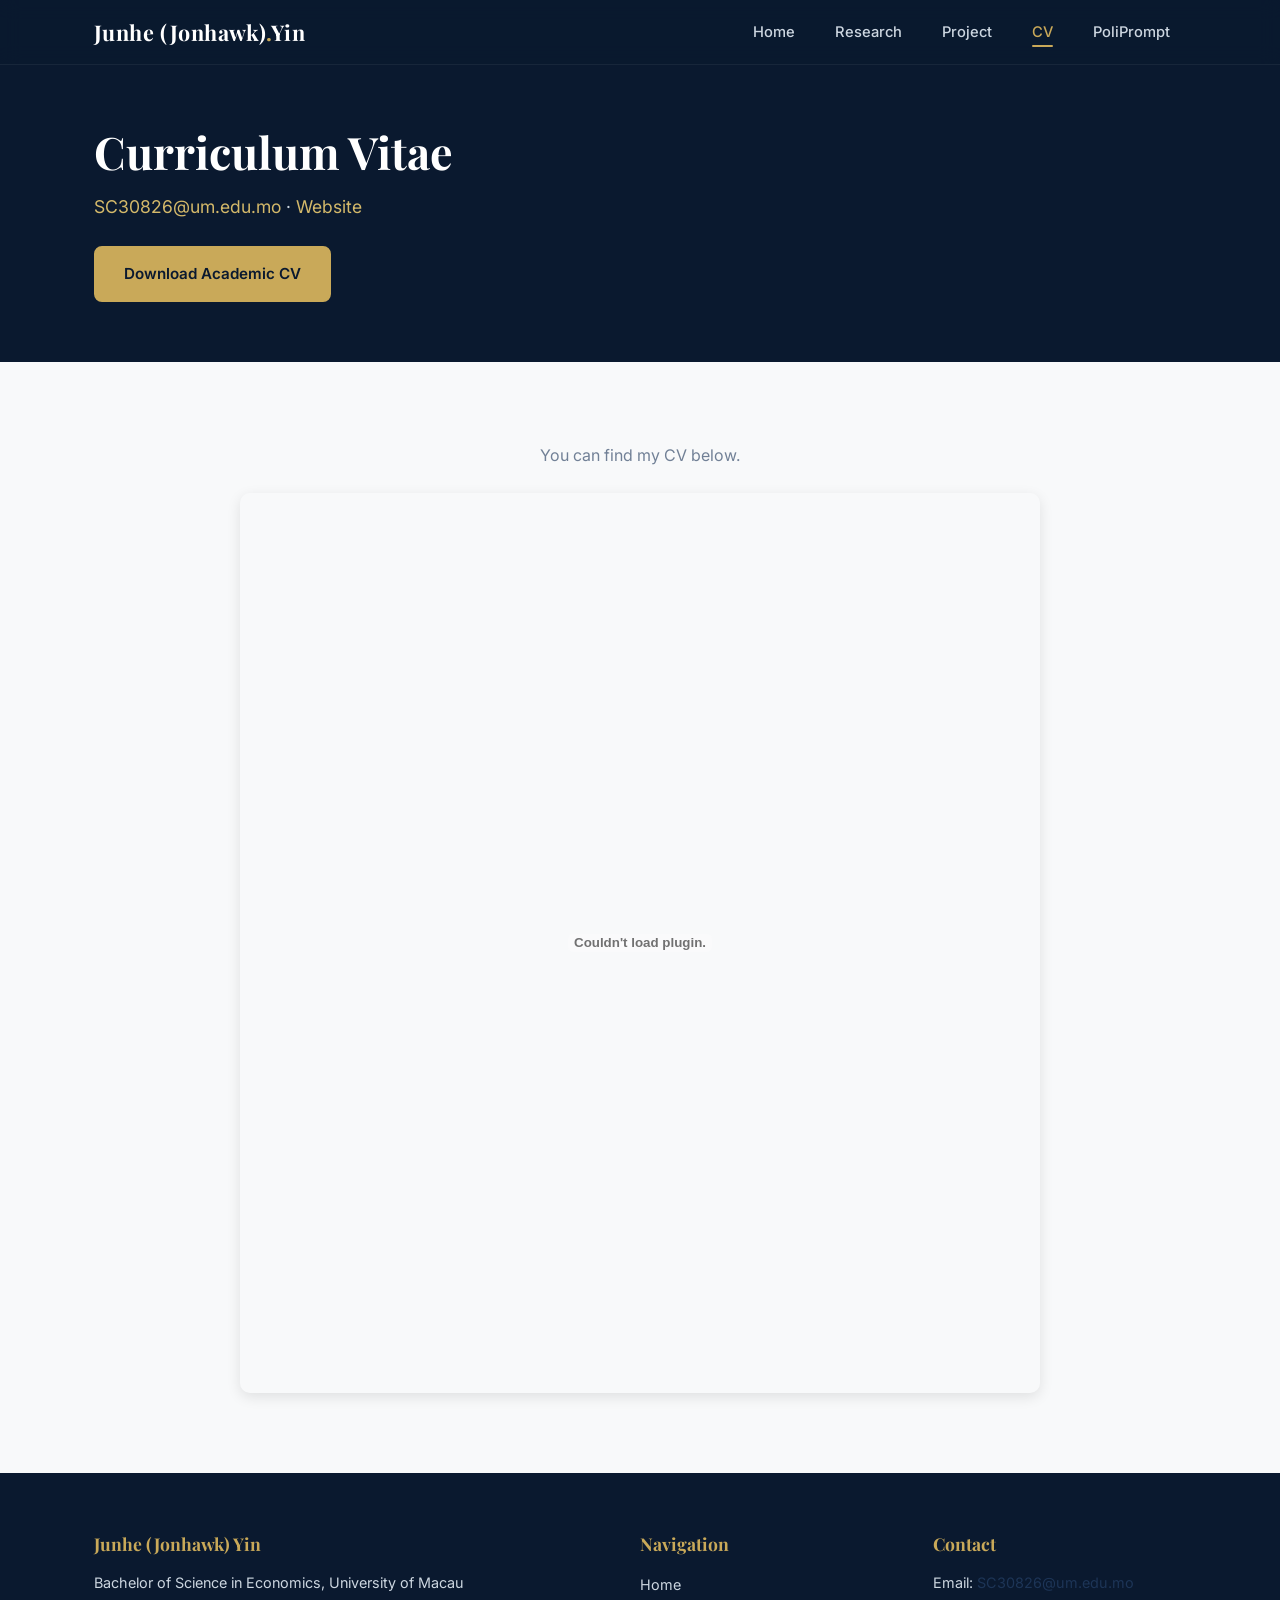
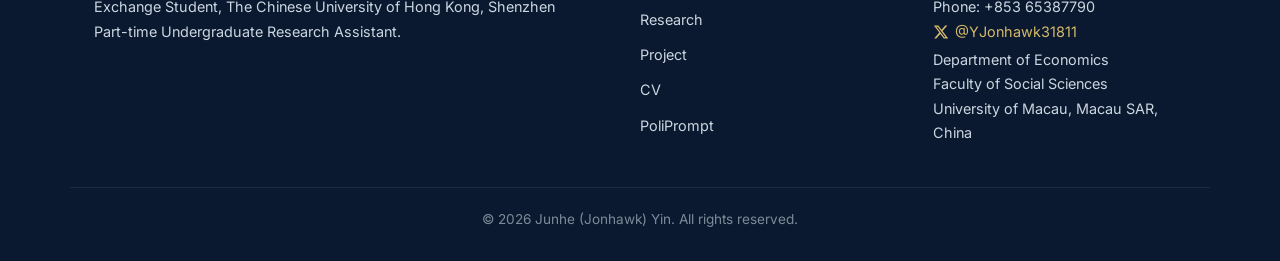
<file: CV.html>
<!DOCTYPE html>
<html lang="en">
<head>
    <meta charset="UTF-8">
    <meta name="viewport" content="width=device-width, initial-scale=1.0">
    <title>CV | Junhe (Jonhawk) Yin</title>

    <link rel="preconnect" href="https://fonts.googleapis.com">
    <link rel="preconnect" href="https://fonts.gstatic.com" crossorigin>
    <link href="https://fonts.googleapis.com/css2?family=Inter:wght@300;400;500;600;700&family=Merriweather:wght@300;400&family=Playfair+Display:wght@400;600;700&display=swap" rel="stylesheet">
    <link rel="stylesheet" href="css/style.css">
</head>
<body>

    <!-- ========== HEADER ========== -->
    <header class="site-header">
        <div class="nav-inner">
            <a href="index.html" class="nav-logo">Junhe (Jonhawk)<span class="dot">.</span>Yin</a>
            <button class="hamburger" aria-label="Toggle navigation">
                <span></span><span></span><span></span>
            </button>
            <ul class="nav-links">
                <li><a href="index.html">Home</a></li>
                <li><a href="research.html">Research</a></li>
                <li><a href="project.html">Project</a></li>
                <li><a href="CV.html" class="active">CV</a></li>
                <li><a href="Poliprompt_Package.html">PoliPrompt</a></li>
            </ul>
        </div>
    </header>

    <!-- ========== PAGE BANNER ========== -->
    <section class="page-banner">
        <div class="container">
            <h1>Curriculum Vitae</h1>
            <p class="banner-contact">
                <a href="mailto:SC30826@um.edu.mo">SC30826@um.edu.mo</a> &middot;
                <a href="https://jonhawk-jh-yin.github.io/index.html">Website</a>
            </p>
            <div class="banner-buttons">
                <a href="YIN_CV.pdf" download class="btn btn-gold">Download Academic CV</a>
            </div>
        </div>
    </section>

    <!-- ========== EMBEDDED PDF CV ========== -->
    <section class="section">
        <div class="container">
            <p style="text-align: center; margin-bottom: 24px; color: var(--text-muted);">You can find my CV below.</p>
            <div class="pdf-container reveal" data-delay="100">
                <object data="YIN_CV.pdf" type="application/pdf" width="100%" height="900px" style="display: block;">
                    <embed src="YIN_CV.pdf#view=FitH" type="application/pdf" width="100%" height="900px" />
                </object>
            </div>
        </div>
    </section>

    <!-- ========== FOOTER ========== -->
    <footer class="site-footer">
        <div class="footer-grid">
            <div class="footer-col">
                <h4>Junhe (Jonhawk) Yin</h4>
                <p>Bachelor of Science in Economics, University of Macau<br>
                    Exchange Student, The Chinese University of Hong Kong, Shenzhen<br>
                    Part-time Undergraduate Research Assistant.</p>
            </div>
            <div class="footer-col">
                <h4>Navigation</h4>
                <ul>
                    <li><a href="index.html">Home</a></li>
                    <li><a href="research.html">Research</a></li>
                    <li><a href="project.html">Project</a></li>
                    <li><a href="CV.html">CV</a></li>
                    <li><a href="Poliprompt_Package.html">PoliPrompt</a></li>
                </ul>
            </div>
            <div class="footer-col">
                <h4>Contact</h4>
                <p>
                    Email: <a href="mailto:SC30826@um.edu.mo">SC30826@um.edu.mo</a><br>
                    Phone: +853 65387790<br>
                    <a href="https://x.com/YJonhawk31811" target="_blank" rel="noopener noreferrer" style="color: var(--gold-400); display: inline-flex; align-items: center; gap: 6px;">
                        <svg xmlns="http://www.w3.org/2000/svg" width="16" height="16" viewBox="0 0 24 24" fill="currentColor">
                            <path d="M18.244 2.25h3.308l-7.227 8.26 8.502 11.24H16.17l-5.214-6.817L4.99 21.75H1.68l7.73-8.835L1.254 2.25H8.08l4.713 6.231zm-1.161 17.52h1.833L7.084 4.126H5.117z"/>
                        </svg>
                        @YJonhawk31811
                    </a><br>
                    Department of Economics<br>
                    Faculty of Social Sciences<br>
                    University of Macau, Macau SAR, China
                </p>
            </div>
        </div>
        <div class="footer-bottom">
            &copy; 2026 Junhe (Jonhawk) Yin. All rights reserved.
        </div>
    </footer>

    <script src="js/main.js"></script>
</body>
</html>
</file>
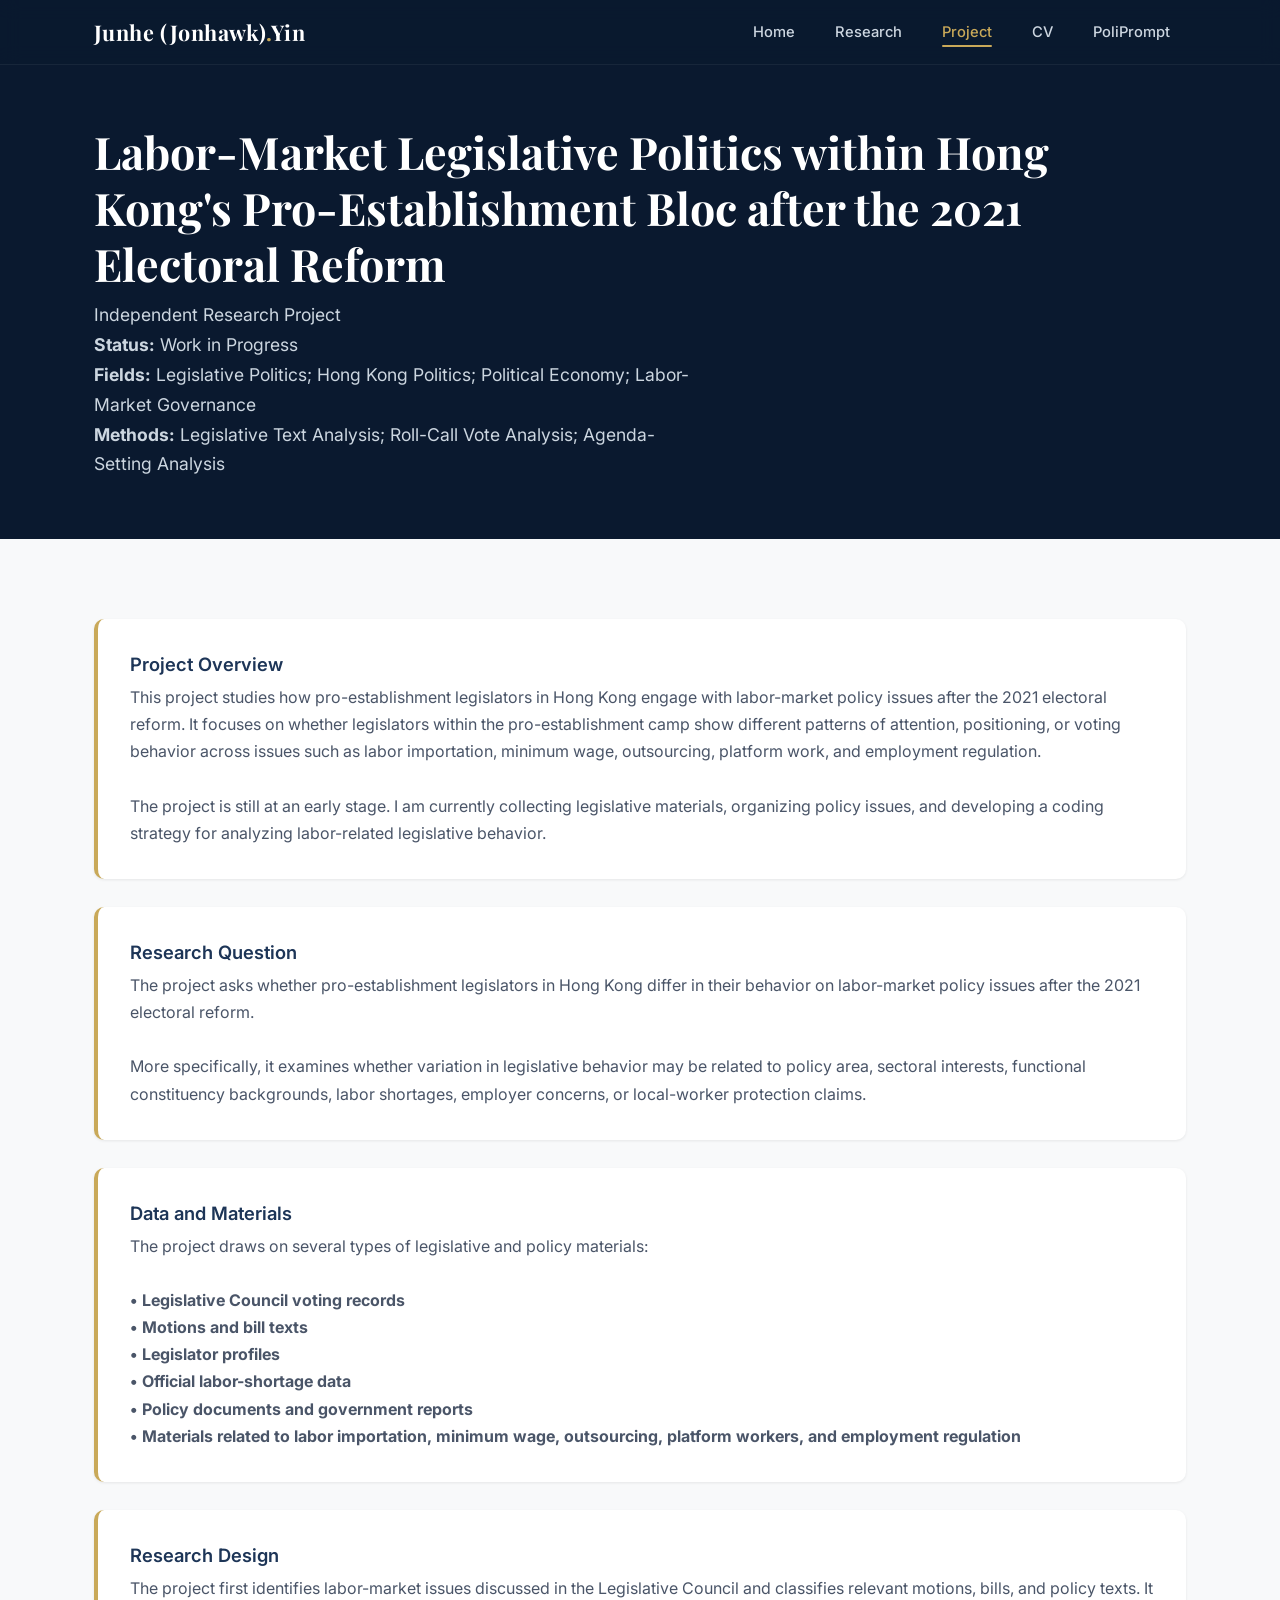
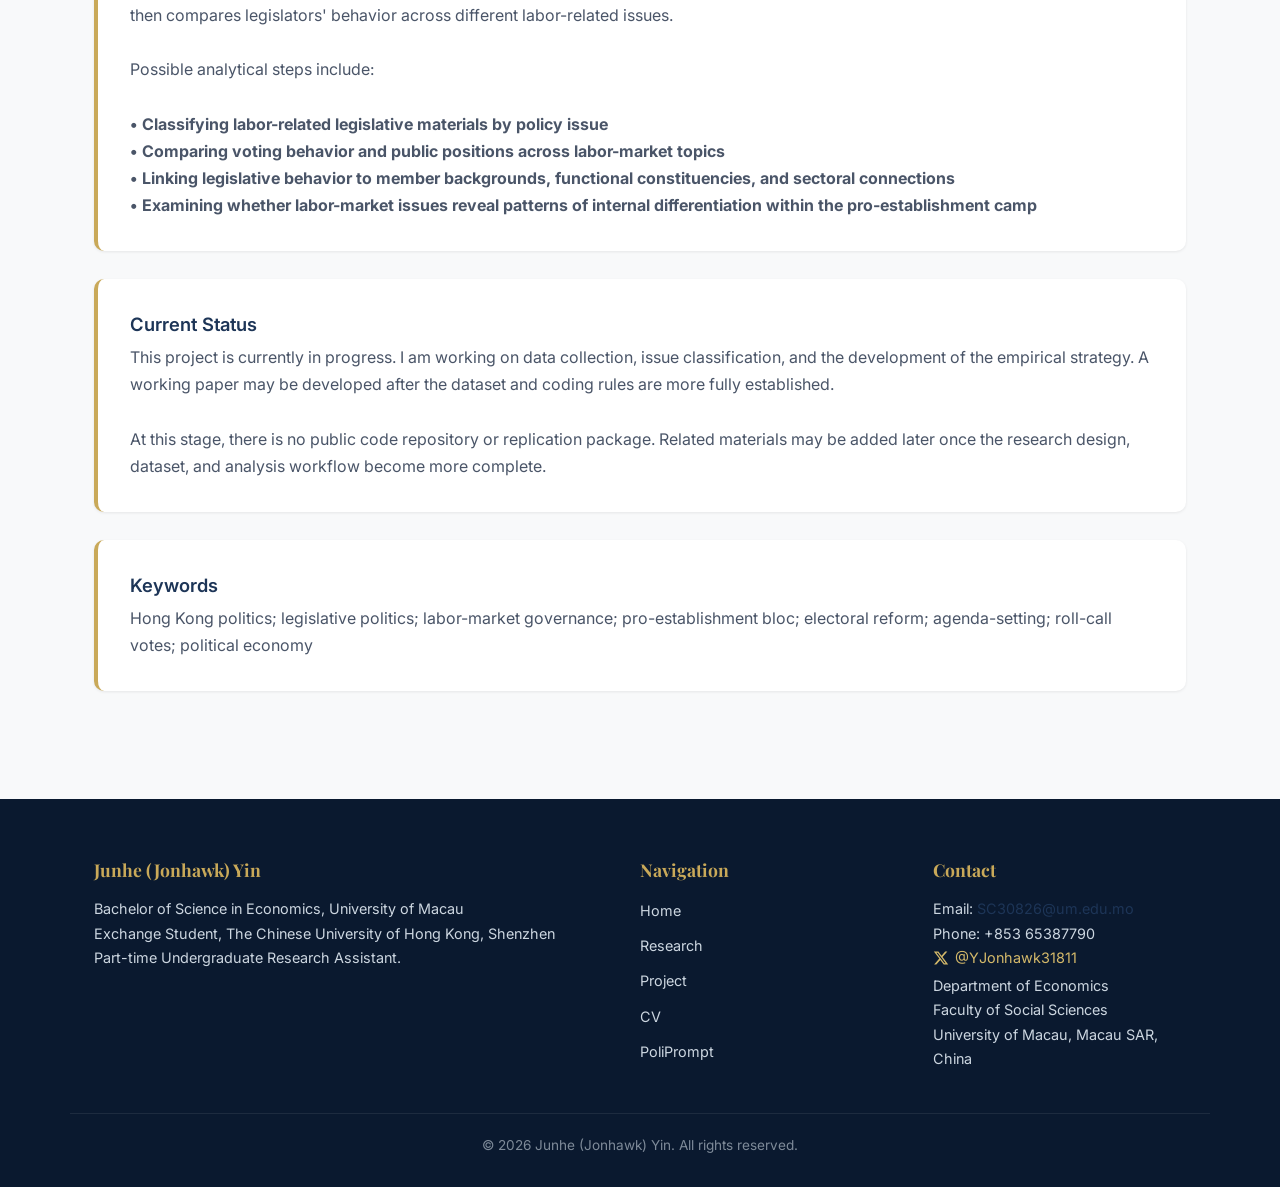
<file: project.html>
<!DOCTYPE html>
<html lang="en">
<head>
    <meta charset="UTF-8">
    <meta name="viewport" content="width=device-width, initial-scale=1.0">
    <title>Project | Junhe (Jonhawk) Yin</title>

    <link rel="preconnect" href="https://fonts.googleapis.com">
    <link rel="preconnect" href="https://fonts.gstatic.com" crossorigin>
    <link href="https://fonts.googleapis.com/css2?family=Inter:wght@300;400;500;600;700&family=Merriweather:wght@300;400&family=Playfair+Display:wght@400;600;700&display=swap" rel="stylesheet">
    <link rel="stylesheet" href="css/style.css">
</head>
<body>

    <!-- ========== HEADER ========== -->
    <header class="site-header">
        <div class="nav-inner">
            <a href="index.html" class="nav-logo">Junhe (Jonhawk)<span class="dot">.</span>Yin</a>
            <button class="hamburger" aria-label="Toggle navigation">
                <span></span><span></span><span></span>
            </button>
            <ul class="nav-links">
                <li><a href="index.html">Home</a></li>
                <li><a href="research.html">Research</a></li>
                <li><a href="project.html" class="active">Project</a></li>
                <li><a href="CV.html">CV</a></li>
                <li><a href="Poliprompt_Package.html">PoliPrompt</a></li>
            </ul>
        </div>
    </header>

    <!-- ========== PAGE BANNER ========== -->
    <section class="page-banner">
        <div class="container">
            <h1>Labor-Market Legislative Politics within Hong Kong's Pro-Establishment Bloc after the 2021 Electoral Reform</h1>
            <p>Independent Research Project</p>
            <p><strong>Status:</strong> Work in Progress</p>
            <p><strong>Fields:</strong> Legislative Politics; Hong Kong Politics; Political Economy; Labor-Market Governance</p>
            <p><strong>Methods:</strong> Legislative Text Analysis; Roll-Call Vote Analysis; Agenda-Setting Analysis</p>
        </div>
    </section>

    <!-- ========== PROJECT DETAILS ========== -->
    <section class="section">
        <div class="container">
            <div class="research-card reveal" data-delay="100">
                <h3>Project Overview</h3>
                <p class="abstract-text">
                    This project studies how pro-establishment legislators in Hong Kong engage with labor-market policy issues after the 2021 electoral reform. It focuses on whether legislators within the pro-establishment camp show different patterns of attention, positioning, or voting behavior across issues such as labor importation, minimum wage, outsourcing, platform work, and employment regulation.<br><br>
                    The project is still at an early stage. I am currently collecting legislative materials, organizing policy issues, and developing a coding strategy for analyzing labor-related legislative behavior.
                </p>
            </div>

            <div class="research-card reveal" data-delay="200">
                <h3>Research Question</h3>
                <p class="abstract-text">
                    The project asks whether pro-establishment legislators in Hong Kong differ in their behavior on labor-market policy issues after the 2021 electoral reform.<br><br>
                    More specifically, it examines whether variation in legislative behavior may be related to policy area, sectoral interests, functional constituency backgrounds, labor shortages, employer concerns, or local-worker protection claims.
                </p>
            </div>

            <div class="research-card reveal" data-delay="300">
                <h3>Data and Materials</h3>
                <p class="abstract-text">
                    The project draws on several types of legislative and policy materials:<br><br>
                    <strong>• Legislative Council voting records</strong><br>
                    <strong>• Motions and bill texts</strong><br>
                    <strong>• Legislator profiles</strong><br>
                    <strong>• Official labor-shortage data</strong><br>
                    <strong>• Policy documents and government reports</strong><br>
                    <strong>• Materials related to labor importation, minimum wage, outsourcing, platform workers, and employment regulation</strong>
                </p>
            </div>

            <div class="research-card reveal" data-delay="400">
                <h3>Research Design</h3>
                <p class="abstract-text">
                    The project first identifies labor-market issues discussed in the Legislative Council and classifies relevant motions, bills, and policy texts. It then compares legislators' behavior across different labor-related issues.<br><br>
                    Possible analytical steps include:<br><br>
                    <strong>• Classifying labor-related legislative materials by policy issue</strong><br>
                    <strong>• Comparing voting behavior and public positions across labor-market topics</strong><br>
                    <strong>• Linking legislative behavior to member backgrounds, functional constituencies, and sectoral connections</strong><br>
                    <strong>• Examining whether labor-market issues reveal patterns of internal differentiation within the pro-establishment camp</strong>
                </p>
            </div>

            <div class="research-card reveal" data-delay="500">
                <h3>Current Status</h3>
                <p class="abstract-text">
                    This project is currently in progress. I am working on data collection, issue classification, and the development of the empirical strategy. A working paper may be developed after the dataset and coding rules are more fully established.<br><br>
                    At this stage, there is no public code repository or replication package. Related materials may be added later once the research design, dataset, and analysis workflow become more complete.
                </p>
            </div>

            <div class="research-card reveal" data-delay="600">
                <h3>Keywords</h3>
                <p class="abstract-text">
                    Hong Kong politics; legislative politics; labor-market governance; pro-establishment bloc; electoral reform; agenda-setting; roll-call votes; political economy
                </p>
            </div>
        </div>
    </section>

    <!-- ========== FOOTER ========== -->
    <footer class="site-footer">
        <div class="footer-grid">
            <div class="footer-col">
                <h4>Junhe (Jonhawk) Yin</h4>
                <p>Bachelor of Science in Economics, University of Macau<br>
                    Exchange Student, The Chinese University of Hong Kong, Shenzhen<br>
                    Part-time Undergraduate Research Assistant.</p>
            </div>
            <div class="footer-col">
                <h4>Navigation</h4>
                <ul>
                    <li><a href="index.html">Home</a></li>
                    <li><a href="research.html">Research</a></li>
                    <li><a href="project.html">Project</a></li>
                    <li><a href="CV.html">CV</a></li>
                    <li><a href="Poliprompt_Package.html">PoliPrompt</a></li>
                </ul>
            </div>
            <div class="footer-col">
                <h4>Contact</h4>
                <p>
                    Email: <a href="mailto:SC30826@um.edu.mo">SC30826@um.edu.mo</a><br>
                    Phone: +853 65387790<br>
                    <a href="https://x.com/YJonhawk31811" target="_blank" rel="noopener noreferrer" style="color: var(--gold-400); display: inline-flex; align-items: center; gap: 6px;">
                        <svg xmlns="http://www.w3.org/2000/svg" width="16" height="16" viewBox="0 0 24 24" fill="currentColor">
                            <path d="M18.244 2.25h3.308l-7.227 8.26 8.502 11.24H16.17l-5.214-6.817L4.99 21.75H1.68l7.73-8.835L1.254 2.25H8.08l4.713 6.231zm-1.161 17.52h1.833L7.084 4.126H5.117z"/>
                        </svg>
                        @YJonhawk31811
                    </a><br>
                    Department of Economics<br>
                    Faculty of Social Sciences<br>
                    University of Macau, Macau SAR, China
                </p>
            </div>
        </div>
        <div class="footer-bottom">
            &copy; 2026 Junhe (Jonhawk) Yin. All rights reserved.
        </div>
    </footer>

    <script src="js/main.js"></script>
</body>
</html>
</file>
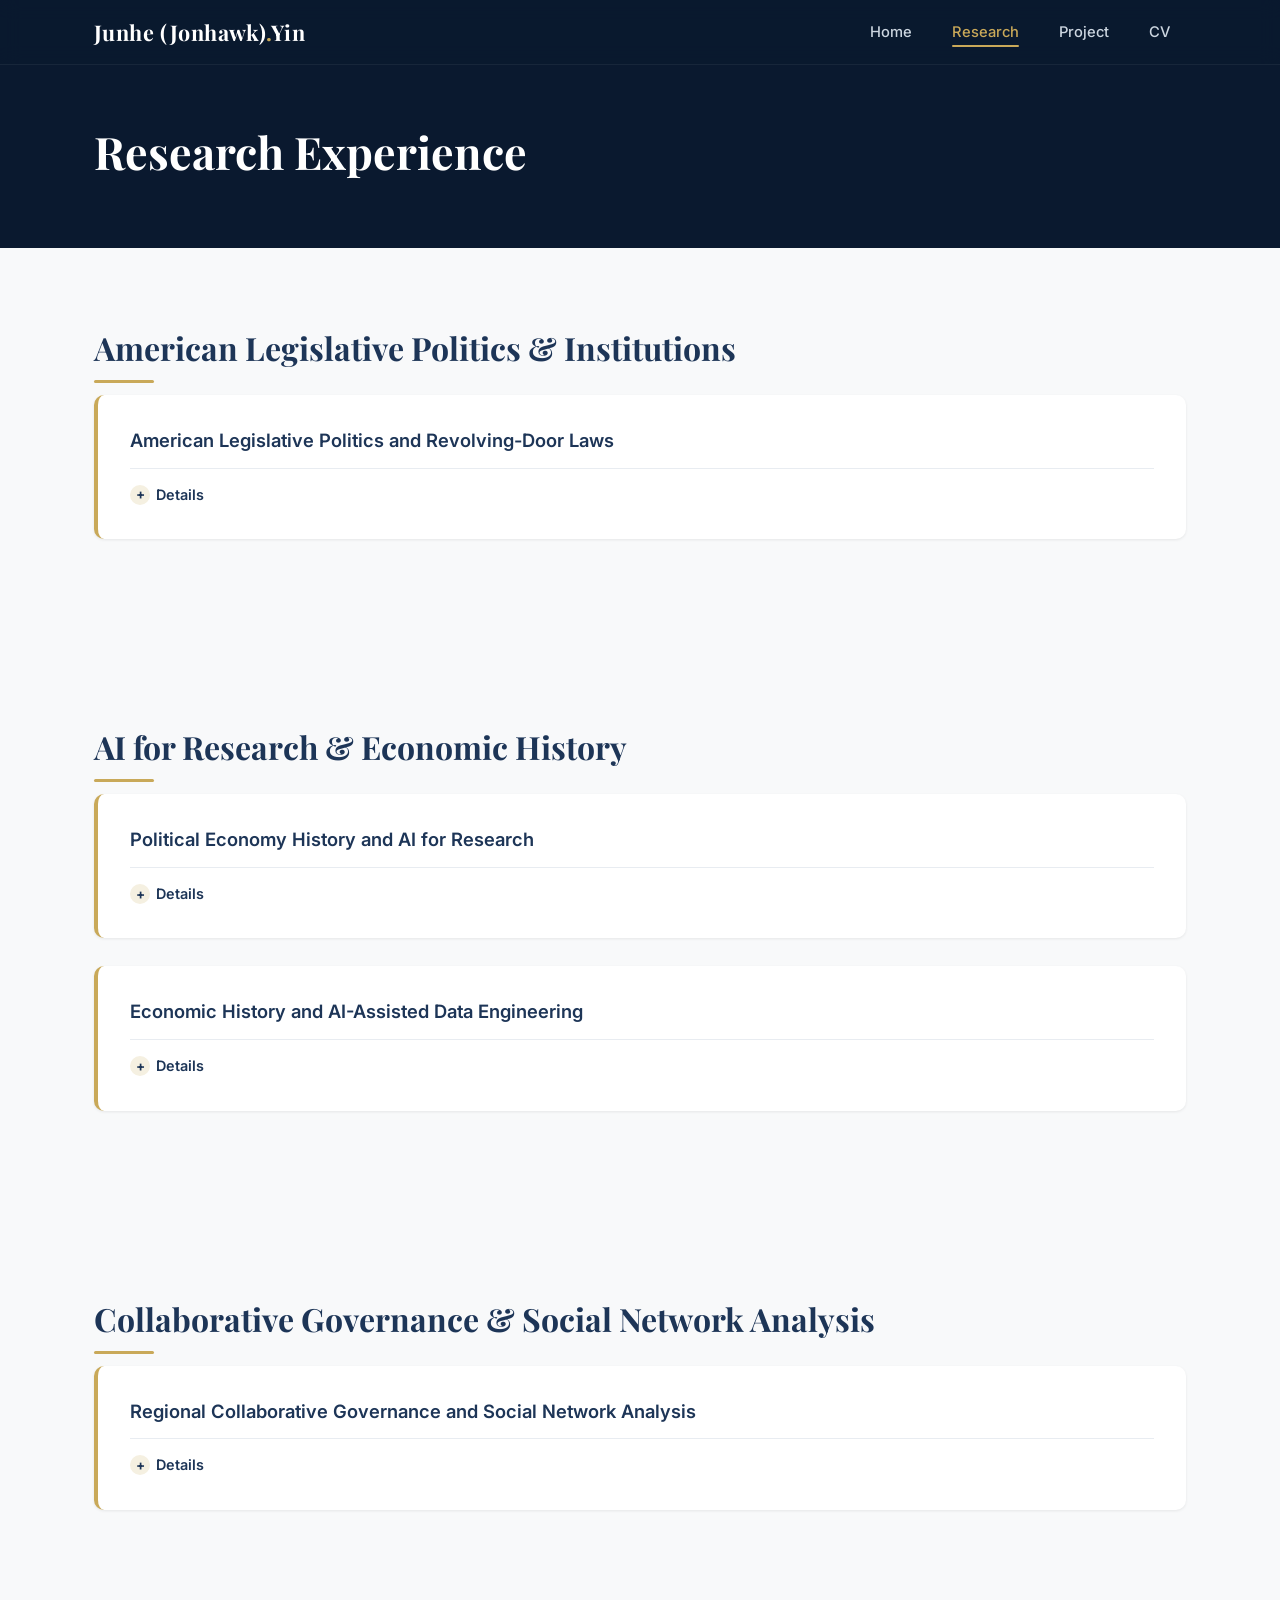
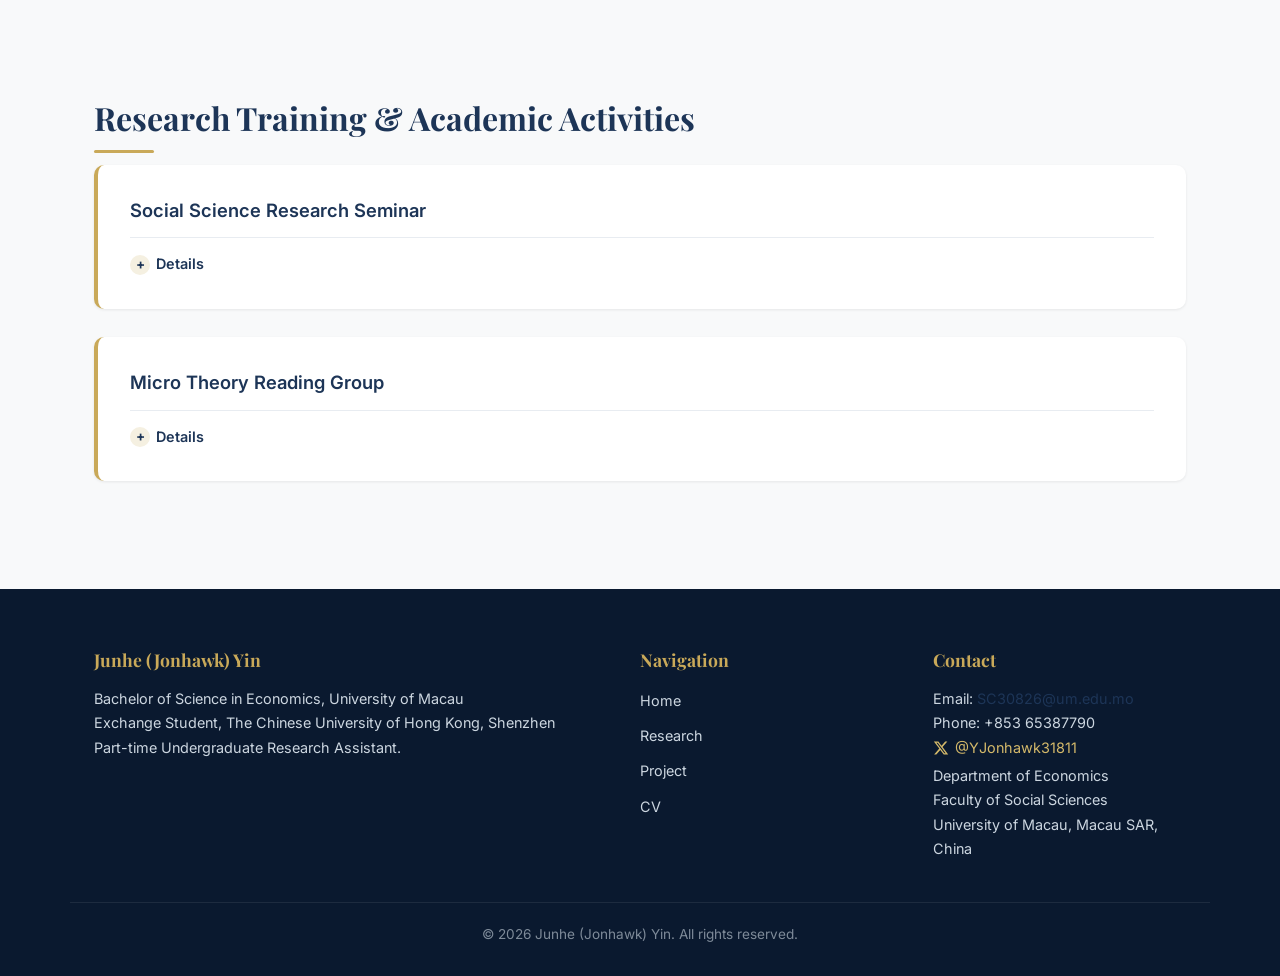
<file: research.html>
<!DOCTYPE html>
<html lang="en">
<head>
    <meta charset="UTF-8">
    <meta name="viewport" content="width=device-width, initial-scale=1.0">
    <title>Research | Junhe (Jonhawk) Yin</title>

    <link rel="preconnect" href="https://fonts.googleapis.com">
    <link rel="preconnect" href="https://fonts.gstatic.com" crossorigin>
    <link href="https://fonts.googleapis.com/css2?family=Inter:wght@300;400;500;600;700&family=Merriweather:wght@300;400&family=Playfair+Display:wght@400;600;700&display=swap" rel="stylesheet">
    <link rel="stylesheet" href="css/style.css">
</head>
<body>

    <!-- ========== HEADER ========== -->
    <header class="site-header">
        <div class="nav-inner">
            <a href="index.html" class="nav-logo">Junhe (Jonhawk)<span class="dot">.</span>Yin</a>
            <button class="hamburger" aria-label="Toggle navigation">
                <span></span><span></span><span></span>
            </button>
            <ul class="nav-links">
                <li><a href="index.html">Home</a></li>
                <li><a href="research.html" class="active">Research</a></li>
                <li><a href="project.html">Project</a></li>
                <li><a href="CV.html">CV</a></li>
<!--                 <li><a href="Poliprompt_Package.html">PoliPrompt</a></li> -->
            </ul>
        </div>
    </header>

    <!-- ========== PAGE BANNER ========== -->
    <section class="page-banner">
        <div class="container">
            <h1>Research Experience</h1>
        </div>
    </section>

    <!-- ========== AMERICAN LEGISLATIVE POLITICS ========== -->
    <section class="section">
        <div class="container">
            <h2 class="section-heading reveal">American Legislative Politics &amp; Institutions</h2>

            <div class="research-card reveal" data-delay="100">
                <h3>American Legislative Politics and Revolving-Door Laws</h3>
                <details>
                    <summary>Details</summary>
                    <p class="abstract-text">
                        <strong>Research Assistant with <a href="https://www.fredgui.com/" target="_blank" rel="noopener noreferrer" style="color: var(--gold-400);">Prof. Fred Gui</a>, Louisiana State University</strong><br>
                        <strong>July 2026 – Present</strong><br>
                        <strong>Keywords:</strong> American legislative politics; revolving-door laws; political institutions; legislative behavior<br><br>
                        I assist with a research project examining how U.S. revolving-door laws affect legislators and legislative behavior. My work focuses on collecting, organizing, and cleaning data related to state-level legal and political institutions.<br><br>
                        <strong>Main Contributions:</strong><br>
                        • Collected and cleaned data on U.S. revolving-door laws and related institutional rules.<br>
                        • Organized state-level legal and political information for empirical analysis.<br>
                        • Developed a stronger research interest in the relationship between institutional design and legislative behavior.
                    </p>
                </details>

            </div>
        </div>
    </section>

    <!-- ========== AI FOR RESEARCH & ECONOMIC HISTORY ========== -->
    <section class="section">
        <div class="container">
            <h2 class="section-heading reveal">AI for Research &amp; Economic History</h2>

            <div class="research-card reveal" data-delay="100">
                <h3>Political Economy History and AI for Research</h3>
                <details>
                    <summary>Details</summary>
                    <p class="abstract-text">
                        <strong>Research Assistant | <a href="https://www.weiwenyin.org/" target="_blank" rel="noopener noreferrer" style="color: var(--gold-400);">Prof. Weiwen Yin</a>, University of Macau</strong><br>
                        <strong>November 2025 – Present</strong><br><br>
                        <strong>Keywords:</strong> political economy; AI for Research; prompt engineering; reproducible research; causal inference<br><br>
                        I work on projects related to political economy history and AI-assisted social science research. My responsibilities combine literature mapping, research workflow design, and structured data extraction from historical materials.<br><br>
                        <strong>Main Contributions:</strong><br>
                        • Translated political economy articles and reproduced formula-intensive materials in R Quarto.<br>
                        • Designed structured prompts in Google AI Studio to extract information from historical archives.<br>
                        • Surveyed scholarly articles, GitHub repositories, public databases, and other resources on AI-assisted social science research.<br>
                        • Participated in graduate-level causal inference training and applied methodological concepts to ongoing empirical research.
                    </p>
                </details>

            </div>

            <div class="research-card reveal" data-delay="200">
                <h3>Economic History and AI-Assisted Data Engineering</h3>
                <details>
                    <summary>Details</summary>
                    <p class="abstract-text">
                        <strong>Research Assistant | Project led by <a href="https://sites.google.com/site/gaopei11/home" target="_blank" rel="noopener noreferrer" style="color: var(--gold-400);">Prof. Pei Gao</a> and <a href="https://sites.google.com/site/leiyhecon" target="_blank" rel="noopener noreferrer" style="color: var(--gold-400);">Prof. Yu-Hsiang Lei</a></strong><br>
                        <strong>June 2025 – Present</strong><br>
                        <strong>Project:</strong> The Persistent Impact of Historical Conflicts in China<br><br>
                        <strong>Keywords:</strong> economic history; historical conflicts; local gazetteers; structured data engineering; LLM-based extraction<br><br>
                        I serve as the primary undergraduate coordinator at the University of Macau for an economic history project on the persistent impact of historical conflicts in China. The project involves constructing village-level historical datasets from gazetteers and local chronicles.<br><br>
                        <strong>Main Contributions:</strong><br>
                        • Helped build a standardized 33-variable village-level coding framework.<br>
                        • Identified and coded variables from historical gazetteers and local chronicles, including population, religious institutions, infrastructure, migration, education, and institutional features.<br>
                        • Designed and refined large language model prompts for structured information extraction from raw TXT sources.<br>
                        • Contributed to a scalable TXT–JSON–CSV data transformation pipeline.<br>
                        • Modified Python scripts for splitting digitized PDF books and supported automated PDF segmentation for batch processing and validation.
                    </p>
                </details>

            </div>
        </div>
    </section>

    <!-- ========== COLLABORATIVE GOVERNANCE & SOCIAL NETWORK ANALYSIS ========== -->
    <section class="section">
        <div class="container">
            <h2 class="section-heading reveal">Collaborative Governance &amp; Social Network Analysis</h2>

            <div class="research-card reveal" data-delay="100">
                <h3>Regional Collaborative Governance and Social Network Analysis</h3>
                <details>
                    <summary>Details</summary>
                    <p class="abstract-text">
                        <strong>Research Assistant | <a href="https://gpa.fss.um.edu.mo/zhangshuwen/" target="_blank" rel="noopener noreferrer" style="color: var(--gold-400);">Prof. Shuwen Zhang</a>, University of Macau</strong><br>
                        <strong>Summer 2026</strong><br><br>
                        <strong>Keywords:</strong> public administration; collaborative governance; regional governance; social network analysis; intercity cooperation<br><br>
                        I worked on a project studying regional collaborative governance across the Greater Bay Area, the Beijing–Tianjin–Hebei region, and the Yangtze River Delta. The project focuses on intercity cooperation, policy coordination, and institutional arrangements.<br><br>
                        <strong>Main Contributions:</strong><br>
                        • Identified and organized variables related to collaborative urban governance.<br>
                        • Constructed preliminary city-level and dyadic data structures to capture intercity collaboration ties.<br>
                        • Conducted social network analysis in R to examine network structure, centrality, and cross-city connectivity.<br>
                        • Strengthened my interest in public administration, collaborative governance, and network-based approaches to institutional analysis.
                    </p>
                </details>

            </div>
        </div>
    </section>

    <!-- ========== RESEARCH TRAINING & ACADEMIC ACTIVITIES ========== -->
    <section class="section">
        <div class="container">
            <h2 class="section-heading reveal">Research Training &amp; Academic Activities</h2>

            <div class="research-card reveal" data-delay="100">
                <h3>Social Science Research Seminar</h3>
                <details>
                    <summary>Details</summary>
                    <p class="abstract-text">
                        <strong>Participant | <a href="https://www.hkmu.edu.hk/ss/about/people/faculty-2/dr-li-tao/" target="_blank" rel="noopener noreferrer" style="color: var(--gold-400);">Prof. Tao Li</a>, Hong Kong Metropolitan University</strong><br>
                        <strong>Present</strong><br><br>
                        I participate in a faculty-led seminar on empirical strategies and research design. The seminar focuses on causal reasoning, theoretical framing, identification, and research design across political science, economics, and public policy.
                    </p>
                </details>

            </div>

            <div class="research-card reveal" data-delay="200">
                <h3>Micro Theory Reading Group</h3>
                <details>
                    <summary>Details</summary>
                    <p class="abstract-text">
                        <strong>Participant | Department of Economics, University of Macau</strong><br>
                        <strong>Present</strong><br><br>
                        I participate in a department-level reading group on advanced microeconomic theory, led by <a href="https://inaciobo.com/" target="_blank" rel="noopener noreferrer" style="color: var(--gold-400);">Prof. Inácio Bó</a> and <a href="https://sites.google.com/view/lawrence-choo/home" target="_blank" rel="noopener noreferrer" style="color: var(--gold-400);">Prof. Lawrence Choo</a>. <a href="https://inaciobo.com/reading-group.html" target="_blank" rel="noopener noreferrer" style="color: var(--gold-400);">The reading group</a> engages with classical and contemporary literature in microeconomic theory.
                    </p>
                </details>

            </div>
        </div>
    </section>

    <!-- ========== FOOTER ========== -->
    <footer class="site-footer">
        <div class="footer-grid">
            <div class="footer-col">
                <h4>Junhe (Jonhawk) Yin</h4>
                <p>Bachelor of Science in Economics, University of Macau<br>
                    Exchange Student, The Chinese University of Hong Kong, Shenzhen<br>
                    Part-time Undergraduate Research Assistant.</p>
            </div>
            <div class="footer-col">
                <h4>Navigation</h4>
                <ul>
                    <li><a href="index.html">Home</a></li>
                    <li><a href="research.html">Research</a></li>
                    <li><a href="project.html">Project</a></li>
                    <li><a href="CV.html">CV</a></li>
    <!--                 <li><a href="Poliprompt_Package.html">PoliPrompt</a></li> -->
                </ul>
            </div>
            <div class="footer-col">
                <h4>Contact</h4>
                <p>
                    Email: <a href="mailto:SC30826@um.edu.mo">SC30826@um.edu.mo</a><br>
                    Phone: +853 65387790<br>
                    <a href="https://x.com/YJonhawk31811" target="_blank" rel="noopener noreferrer" style="color: var(--gold-400); display: inline-flex; align-items: center; gap: 6px;">
                        <svg xmlns="http://www.w3.org/2000/svg" width="16" height="16" viewBox="0 0 24 24" fill="currentColor">
                            <path d="M18.244 2.25h3.308l-7.227 8.26 8.502 11.24H16.17l-5.214-6.817L4.99 21.75H1.68l7.73-8.835L1.254 2.25H8.08l4.713 6.231zm-1.161 17.52h1.833L7.084 4.126H5.117z"/>
                        </svg>
                        @YJonhawk31811
                    </a><br>
                    Department of Economics<br>
                    Faculty of Social Sciences<br>
                    University of Macau, Macau SAR, China
                </p>
            </div>
        </div>
        <div class="footer-bottom">
            &copy; 2026 Junhe (Jonhawk) Yin. All rights reserved.
        </div>
    </footer>

    <script src="js/main.js"></script>
</body>
</html>
</file>
<file: css/style.css>
/* ============================================
   Junhe (Jonhawk) Yin Academic Portfolio
   Elegant Academic — Deep Navy & Gold
   ============================================ */

/* ---------- Design Tokens ---------- */
:root {
  --navy-900: #0a192f;
  --navy-800: #112240;
  --navy-700: #1d3557;
  --navy-100: #ccd6e0;
  --gold-500: #c9a959;
  --gold-400: #d4b96a;
  --gold-100: #f5f0e1;
  --off-white: #f8f9fa;
  --gray-50:  #f1f3f5;
  --text-dark: #1a202c;
  --text-body: #4a5568;
  --text-muted: #718096;
  --white: #ffffff;
  --shadow-sm: 0 1px 3px rgba(0,0,0,.08);
  --shadow-md: 0 4px 14px rgba(0,0,0,.1);
  --shadow-lg: 0 10px 30px rgba(0,0,0,.12);
  --radius: 10px;
  --transition: .3s ease;
}

/* ---------- Reset & Base ---------- */
*,*::before,*::after { box-sizing: border-box; margin: 0; padding: 0; }

html { scroll-behavior: smooth; }

body {
  font-family: 'Inter', -apple-system, BlinkMacSystemFont, 'Segoe UI', sans-serif;
  line-height: 1.7;
  color: var(--text-body);
  background-color: var(--off-white);
  font-size: 16px;
  overflow-x: hidden;
}

img { max-width: 100%; display: block; }

a { color: var(--navy-700); text-decoration: none; transition: color var(--transition); }
a:hover { color: var(--gold-500); }

h1,h2,h3,h4 {
  font-family: 'Playfair Display', Georgia, serif;
  color: var(--text-dark);
  line-height: 1.25;
}

/* ---------- Utility ---------- */
.container {
  max-width: 1140px;
  margin: 0 auto;
  padding: 0 24px;
}

.section { padding: 80px 0; }
.section--alt { background-color: var(--gray-50); }

.pdf-container {
    max-width: 800px;
    margin: 0 auto;
    padding: 0;
    border-radius: var(--radius);
    overflow: hidden;
    box-shadow: var(--shadow-md);
}

.section-heading {
  font-size: 2rem;
  margin-bottom: 12px;
  color: var(--navy-700);
}

.section-heading::after {
  content: '';
  display: block;
  width: 60px;
  height: 3px;
  background: var(--gold-500);
  margin-top: 12px;
  border-radius: 2px;
}

.section-sub {
  color: var(--text-muted);
  font-size: 1.05rem;
  margin-bottom: 40px;
  max-width: 640px;
}

/* ---------- Scroll Reveal ---------- */
.reveal {
  opacity: 0;
  transform: translateY(30px);
  transition: opacity .6s ease, transform .6s ease;
}
.reveal.visible {
  opacity: 1;
  transform: translateY(0);
}

/* Respect reduced motion */
@media (prefers-reduced-motion: reduce) {
  .reveal { opacity: 1; transform: none; transition: none; }
}

/* ---------- Sticky Navigation ---------- */
.site-header {
  position: fixed;
  top: 0; left: 0; right: 0;
  z-index: 1000;
  background: rgba(10,25,47,.92);
  backdrop-filter: blur(10px);
  -webkit-backdrop-filter: blur(10px);
  border-bottom: 1px solid rgba(255,255,255,.06);
  transition: box-shadow var(--transition);
}

.site-header.scrolled {
  box-shadow: 0 2px 20px rgba(0,0,0,.25);
}

.nav-inner {
  display: flex;
  align-items: center;
  justify-content: space-between;
  height: 64px;
  max-width: 1140px;
  margin: 0 auto;
  padding: 0 24px;
}

.nav-logo {
  font-family: 'Playfair Display', Georgia, serif;
  font-size: 1.35rem;
  font-weight: 700;
  color: var(--white);
  letter-spacing: .02em;
}
.nav-logo .dot { color: var(--gold-500); }

.nav-links {
  list-style: none;
  display: flex;
  gap: 8px;
}

.nav-links a {
  color: var(--navy-100);
  font-size: .92rem;
  font-weight: 500;
  padding: 8px 16px;
  border-radius: 6px;
  transition: color var(--transition), background var(--transition);
  position: relative;
}

.nav-links a:hover {
  color: var(--gold-400);
}

.nav-links a.active {
  color: var(--gold-500);
}
.nav-links a.active::after {
  content: '';
  position: absolute;
  bottom: 2px;
  left: 16px;
  right: 16px;
  height: 2px;
  background: var(--gold-500);
  border-radius: 1px;
}

/* Hamburger */
.hamburger {
  display: none;
  flex-direction: column;
  gap: 5px;
  background: none;
  border: none;
  cursor: pointer;
  padding: 4px;
}
.hamburger span {
  display: block;
  width: 24px;
  height: 2px;
  background: var(--navy-100);
  border-radius: 2px;
  transition: transform var(--transition), opacity var(--transition);
}
.hamburger.open span:nth-child(1) { transform: translateY(7px) rotate(45deg); }
.hamburger.open span:nth-child(2) { opacity: 0; }
.hamburger.open span:nth-child(3) { transform: translateY(-7px) rotate(-45deg); }

/* ---------- Hero (homepage) ---------- */
.hero {
  background: var(--navy-900);
  min-height: 100vh;
  display: flex;
  align-items: center;
  padding-top: 64px; /* header height */
}

.hero-grid {
  display: grid;
  grid-template-columns: 1fr auto;
  gap: 60px;
  align-items: center;
  max-width: 1140px;
  margin: 0 auto;
  padding: 60px 24px;
}

.hero-text { max-width: 600px; }

.hero-greeting {
  font-family: 'Inter', sans-serif;
  font-size: 1rem;
  font-weight: 500;
  color: var(--gold-500);
  letter-spacing: .08em;
  text-transform: uppercase;
  margin-bottom: 12px;
}

.hero-name {
  font-family: 'Playfair Display', Georgia, serif;
  font-size: 3.5rem;
  font-weight: 700;
  color: var(--white);
  margin-bottom: 20px;
  line-height: 1.15;
}

.hero-titles {
  list-style: none;
  margin-bottom: 32px;
}
.hero-titles li {
  color: var(--navy-100);
  font-size: 1.05rem;
  line-height: 1.8;
  padding-left: 16px;
  position: relative;
}
.hero-titles li::before {
  content: '';
  position: absolute;
  left: 0;
  top: 50%;
  width: 6px;
  height: 6px;
  background: var(--gold-500);
  border-radius: 50%;
  transform: translateY(-50%);
}

.hero-buttons { display: flex; gap: 16px; flex-wrap: wrap; }

.btn {
  display: inline-flex;
  align-items: center;
  gap: 8px;
  padding: 13px 28px;
  font-size: .95rem;
  font-weight: 600;
  border-radius: 8px;
  transition: all var(--transition);
  cursor: pointer;
  border: 2px solid transparent;
}

.btn-gold {
  background: var(--gold-500);
  color: var(--navy-900);
  border-color: var(--gold-500);
}
.btn-gold:hover {
  background: var(--gold-400);
  border-color: var(--gold-400);
  color: var(--navy-900);
  transform: translateY(-2px);
  box-shadow: 0 4px 14px rgba(201,169,89,.35);
}

.btn-outline {
  background: transparent;
  color: var(--navy-100);
  border-color: var(--navy-100);
}
.btn-outline:hover {
  border-color: var(--gold-400);
  color: var(--gold-400);
  transform: translateY(-2px);
}

.hero-photo {
  width: 340px;
  height: 340px;
  border-radius: 50%;
  object-fit: cover;
  object-position: center 20%;
  border: 5px solid var(--gold-500);
  box-shadow: 0 0 0 8px rgba(201,169,89,.15);
}

/* ---------- Page Banner (sub-pages) ---------- */
.page-banner {
  background: var(--navy-900);
  padding-top: calc(64px + 60px); /* header + spacing */
  padding-bottom: 60px;
}

.page-banner h1 {
  font-family: 'Playfair Display', Georgia, serif;
  font-size: 2.8rem;
  color: var(--white);
  margin-bottom: 8px;
}

.page-banner p {
  color: var(--navy-100);
  font-size: 1.1rem;
  max-width: 600px;
}

.page-banner .banner-logo {
  width: 120px;
  margin-bottom: 20px;
  border-radius: 10px;
}

/* ---------- Highlight Cards (homepage) ---------- */
.highlights-grid {
  display: grid;
  grid-template-columns: repeat(3, 1fr);
  gap: 28px;
}

.highlight-card {
  background: var(--white);
  border-radius: var(--radius);
  padding: 36px 28px;
  box-shadow: var(--shadow-sm);
  transition: transform var(--transition), box-shadow var(--transition);
  border-top: 3px solid var(--gold-500);
}
.highlight-card:hover {
  transform: translateY(-4px);
  box-shadow: var(--shadow-md);
}

.highlight-card h3 {
  font-size: 1.25rem;
  margin-bottom: 12px;
  color: var(--navy-700);
}

.highlight-card p {
  font-size: .95rem;
  color: var(--text-muted);
  line-height: 1.7;
}

/* ---------- Research Cards ---------- */
.research-card {
  background: var(--white);
  border-radius: var(--radius);
  padding: 32px;
  margin-bottom: 28px;
  box-shadow: var(--shadow-sm);
  border-left: 4px solid var(--gold-500);
  transition: transform var(--transition), box-shadow var(--transition);
}
.research-card:hover {
  transform: translateY(-3px);
  box-shadow: var(--shadow-md);
}

.research-card h3 {
  font-family: 'Inter', sans-serif;
  font-size: 1.15rem;
  font-weight: 600;
  color: var(--navy-700);
  margin-bottom: 6px;
  line-height: 1.45;
}

.research-card h3 a {
  color: var(--navy-700);
}
.research-card h3 a:hover {
  color: var(--gold-500);
}

.research-card .authors {
  font-family: 'Merriweather', Georgia, serif;
  font-style: italic;
  color: var(--text-muted);
  font-size: .92rem;
  margin-bottom: 10px;
}

.journal-badge {
  display: inline-block;
  background: var(--gold-100);
  color: var(--navy-700);
  font-size: .78rem;
  font-weight: 600;
  text-transform: uppercase;
  letter-spacing: .06em;
  padding: 4px 12px;
  border-radius: 4px;
  margin-bottom: 12px;
}

.research-card details {
  margin-top: 14px;
  border-top: 1px solid #e8ecf1;
  padding-top: 14px;
}

.research-card details summary {
  cursor: pointer;
  font-weight: 600;
  font-size: .9rem;
  color: var(--navy-700);
  user-select: none;
  list-style: none;
  display: flex;
  align-items: center;
  gap: 6px;
}

.research-card details summary::-webkit-details-marker { display: none; }

.research-card details summary::before {
  content: '+';
  display: inline-flex;
  align-items: center;
  justify-content: center;
  width: 20px;
  height: 20px;
  border-radius: 50%;
  background: var(--gold-100);
  color: var(--navy-700);
  font-size: .85rem;
  font-weight: 700;
  flex-shrink: 0;
  transition: transform var(--transition);
}

.research-card details[open] summary::before {
  content: '\2212';
  transform: rotate(0deg);
}

.research-card details .abstract-text {
  margin-top: 12px;
  font-size: .93rem;
  color: var(--text-body);
  line-height: 1.8;
}

.research-card .extra-link {
  display: inline-block;
  margin-top: 12px;
  font-size: .9rem;
  font-weight: 600;
  color: var(--gold-500);
}
.research-card .extra-link:hover {
  color: var(--gold-400);
}

/* ---------- Teaching Cards ---------- */
.teaching-group { margin-bottom: 48px; }

.teaching-group-title {
  font-family: 'Playfair Display', Georgia, serif;
  font-size: 1.5rem;
  color: var(--navy-700);
  margin-bottom: 24px;
}

.teaching-grid {
  display: grid;
  grid-template-columns: repeat(auto-fill, minmax(320px, 1fr));
  gap: 24px;
}

.teaching-card {
  background: var(--white);
  border-radius: var(--radius);
  padding: 28px;
  box-shadow: var(--shadow-sm);
  border-top: 3px solid var(--gold-500);
  transition: transform var(--transition), box-shadow var(--transition);
}
.teaching-card:hover {
  transform: translateY(-3px);
  box-shadow: var(--shadow-md);
}

.teaching-card h4 {
  font-family: 'Inter', sans-serif;
  font-size: 1.05rem;
  font-weight: 600;
  color: var(--navy-700);
  margin-bottom: 6px;
}

.teaching-card .institution {
  font-size: .9rem;
  color: var(--text-muted);
  margin-bottom: 12px;
}

.teaching-card .terms {
  list-style: none;
  display: flex;
  flex-wrap: wrap;
  gap: 6px;
}

.teaching-card .terms li {
  background: var(--gray-50);
  color: var(--text-muted);
  font-size: .82rem;
  padding: 3px 10px;
  border-radius: 4px;
}

/* ---------- CV Timeline ---------- */
.timeline {
  position: relative;
  padding-left: 36px;
}

.timeline::before {
  content: '';
  position: absolute;
  left: 10px;
  top: 0;
  bottom: 0;
  width: 2px;
  background: var(--gold-500);
}

.timeline-item {
  position: relative;
  margin-bottom: 40px;
}

.timeline-item::before {
  content: '';
  position: absolute;
  left: -32px;
  top: 6px;
  width: 14px;
  height: 14px;
  border-radius: 50%;
  background: var(--gold-500);
  border: 3px solid var(--off-white);
  box-shadow: 0 0 0 2px var(--gold-500);
}

.timeline-item .tl-header {
  display: flex;
  justify-content: space-between;
  align-items: baseline;
  flex-wrap: wrap;
  gap: 8px;
  margin-bottom: 4px;
}

.timeline-item .tl-title {
  font-family: 'Inter', sans-serif;
  font-weight: 600;
  font-size: 1.1rem;
  color: var(--text-dark);
}

.timeline-item .tl-date {
  font-size: .9rem;
  color: var(--text-muted);
  font-weight: 500;
}

.timeline-item .tl-org {
  font-family: 'Merriweather', Georgia, serif;
  font-style: italic;
  color: var(--text-muted);
  font-size: .95rem;
  margin-bottom: 10px;
}

.timeline-item ul {
  list-style: disc;
  padding-left: 20px;
}
.timeline-item li {
  font-size: .93rem;
  margin-bottom: 6px;
  color: var(--text-body);
}

/* ---------- Skills Grid ---------- */
.skills-grid {
  display: grid;
  grid-template-columns: repeat(auto-fill, minmax(260px, 1fr));
  gap: 20px;
}

.skill-card {
  background: var(--white);
  border-radius: var(--radius);
  padding: 24px;
  box-shadow: var(--shadow-sm);
  border-left: 3px solid var(--gold-500);
}

.skill-card h4 {
  font-family: 'Inter', sans-serif;
  font-size: .92rem;
  font-weight: 700;
  text-transform: uppercase;
  letter-spacing: .05em;
  color: var(--navy-700);
  margin-bottom: 8px;
}

.skill-card p {
  font-size: .93rem;
  color: var(--text-body);
  line-height: 1.6;
}

/* ---------- Projects (CV) ---------- */
.project-item {
  background: var(--white);
  border-radius: var(--radius);
  padding: 28px;
  margin-bottom: 24px;
  box-shadow: var(--shadow-sm);
  border-left: 4px solid var(--navy-700);
}

.project-item .proj-header {
  display: flex;
  justify-content: space-between;
  align-items: baseline;
  flex-wrap: wrap;
  gap: 8px;
  margin-bottom: 4px;
}

.project-item .proj-title {
  font-family: 'Inter', sans-serif;
  font-weight: 600;
  font-size: 1.05rem;
  color: var(--text-dark);
}

.project-item .proj-date {
  font-size: .88rem;
  color: var(--text-muted);
  font-weight: 500;
}

.project-item .proj-tech {
  font-size: .85rem;
  color: var(--gold-500);
  font-weight: 500;
  margin-bottom: 10px;
}

.project-item ul {
  list-style: disc;
  padding-left: 20px;
}
.project-item li {
  font-size: .93rem;
  margin-bottom: 6px;
  color: var(--text-body);
}

/* ---------- PoliPrompt Feature Cards ---------- */
.feature-grid {
  display: grid;
  grid-template-columns: repeat(auto-fill, minmax(340px, 1fr));
  gap: 28px;
}

.feature-card {
  background: var(--white);
  border-radius: var(--radius);
  padding: 36px 28px;
  box-shadow: var(--shadow-sm);
  border-top: 3px solid var(--gold-500);
  transition: transform var(--transition), box-shadow var(--transition);
}
.feature-card:hover {
  transform: translateY(-4px);
  box-shadow: var(--shadow-md);
}

.feature-card h3 {
  font-family: 'Inter', sans-serif;
  font-size: 1.15rem;
  font-weight: 600;
  color: var(--navy-700);
  margin-bottom: 10px;
}

.feature-card p {
  font-size: .93rem;
  color: var(--text-body);
  line-height: 1.7;
  margin-bottom: 16px;
}

.feature-card .btn {
  font-size: .88rem;
  padding: 10px 20px;
}

/* ---------- Banner Buttons (CV, Teaching) ---------- */
.banner-buttons {
  display: flex;
  gap: 14px;
  margin-top: 24px;
  flex-wrap: wrap;
}

.banner-contact {
  color: var(--navy-100);
  font-size: .95rem;
  margin-top: 12px;
}
.banner-contact a {
  color: var(--gold-400);
}
.banner-contact a:hover {
  color: var(--gold-500);
}

/* ---------- Summary Box ---------- */
.summary-box {
  background: var(--white);
  border-left: 4px solid var(--gold-500);
  border-radius: var(--radius);
  padding: 28px;
  margin-bottom: 40px;
  box-shadow: var(--shadow-sm);
  font-size: 1rem;
  color: var(--text-body);
  line-height: 1.8;
}

/* ---------- Footer ---------- */
.site-footer {
  background: var(--navy-900);
  color: var(--navy-100);
  padding: 60px 0 30px;
  margin-top: 0;
}

.footer-grid {
  display: grid;
  grid-template-columns: 2fr 1fr 1fr;
  gap: 40px;
  max-width: 1140px;
  margin: 0 auto;
  padding: 0 24px;
}

.footer-col h4 {
  font-family: 'Playfair Display', Georgia, serif;
  font-size: 1.1rem;
  color: var(--gold-500);
  margin-bottom: 16px;
}

.footer-col p {
  font-size: .9rem;
  color: var(--navy-100);
  line-height: 1.7;
}

.footer-col ul {
  list-style: none;
}
.footer-col ul li { margin-bottom: 8px; }
.footer-col ul li a {
  color: var(--navy-100);
  font-size: .9rem;
  transition: color var(--transition);
}
.footer-col ul li a:hover { color: var(--gold-400); }

.footer-bottom {
  max-width: 1140px;
  margin: 40px auto 0;
  padding: 20px 24px 0;
  border-top: 1px solid rgba(255,255,255,.08);
  text-align: center;
  font-size: .85rem;
  color: rgba(204,214,224,.6);
}

/* ---------- About Section (homepage) ---------- */
.about-text p {
  font-size: 1.05rem;
  color: var(--text-body);
  line-height: 1.85;
  margin-bottom: 1.2em;
}

.about-text em {
  font-family: 'Merriweather', Georgia, serif;
  font-style: italic;
  color: var(--text-dark);
}

.about-text a {
  color: var(--navy-700);
  font-weight: 500;
  border-bottom: 1px solid var(--gold-500);
}
.about-text a:hover { color: var(--gold-500); }

/* ---------- Responsive ---------- */
@media (max-width: 1024px) {
  .hero-name { font-size: 2.8rem; }
  .hero-photo { width: 280px; height: 280px; }
  .highlights-grid { grid-template-columns: 1fr 1fr; }
  .footer-grid { grid-template-columns: 1fr 1fr; }
}

@media (max-width: 768px) {
  /* Navigation */
  .nav-links {
    position: fixed;
    top: 64px;
    left: 0;
    right: 0;
    background: var(--navy-900);
    flex-direction: column;
    padding: 20px 24px;
    gap: 4px;
    transform: translateY(-120%);
    transition: transform .35s ease;
    box-shadow: 0 8px 20px rgba(0,0,0,.3);
  }
  .nav-links.open { transform: translateY(0); }
  .nav-links a { padding: 12px 16px; font-size: 1rem; }
  .hamburger { display: flex; }

  /* Hero */
  .hero { min-height: auto; padding-top: 64px; }
  .hero-grid {
    grid-template-columns: 1fr;
    text-align: center;
    gap: 40px;
    padding: 40px 24px 60px;
  }
  .hero-text { max-width: 100%; }
  .hero-photo {
    width: 240px; height: 240px;
    margin: 0 auto;
    order: -1;
  }
  .hero-name { font-size: 2.2rem; }
  .hero-titles li { text-align: left; }
  .hero-buttons { justify-content: center; }

  /* Page Banner */
  .page-banner { padding-top: calc(64px + 40px); padding-bottom: 40px; }
  .page-banner h1 { font-size: 2rem; }

  /* Grids */
  .highlights-grid { grid-template-columns: 1fr; }
  .teaching-grid { grid-template-columns: 1fr; }
  .skills-grid { grid-template-columns: 1fr; }
  .feature-grid { grid-template-columns: 1fr; }

  /* Footer */
  .footer-grid { grid-template-columns: 1fr; gap: 28px; }

  /* Section */
  .section { padding: 50px 0; }
  .section-heading { font-size: 1.6rem; }
}

@media (max-width: 480px) {
  .hero-name { font-size: 1.8rem; }
  .hero-photo { width: 200px; height: 200px; }
  .btn { padding: 11px 22px; font-size: .88rem; }
  .research-card { padding: 24px 20px; }
  .teaching-card { padding: 22px 18px; }
}
</file>
